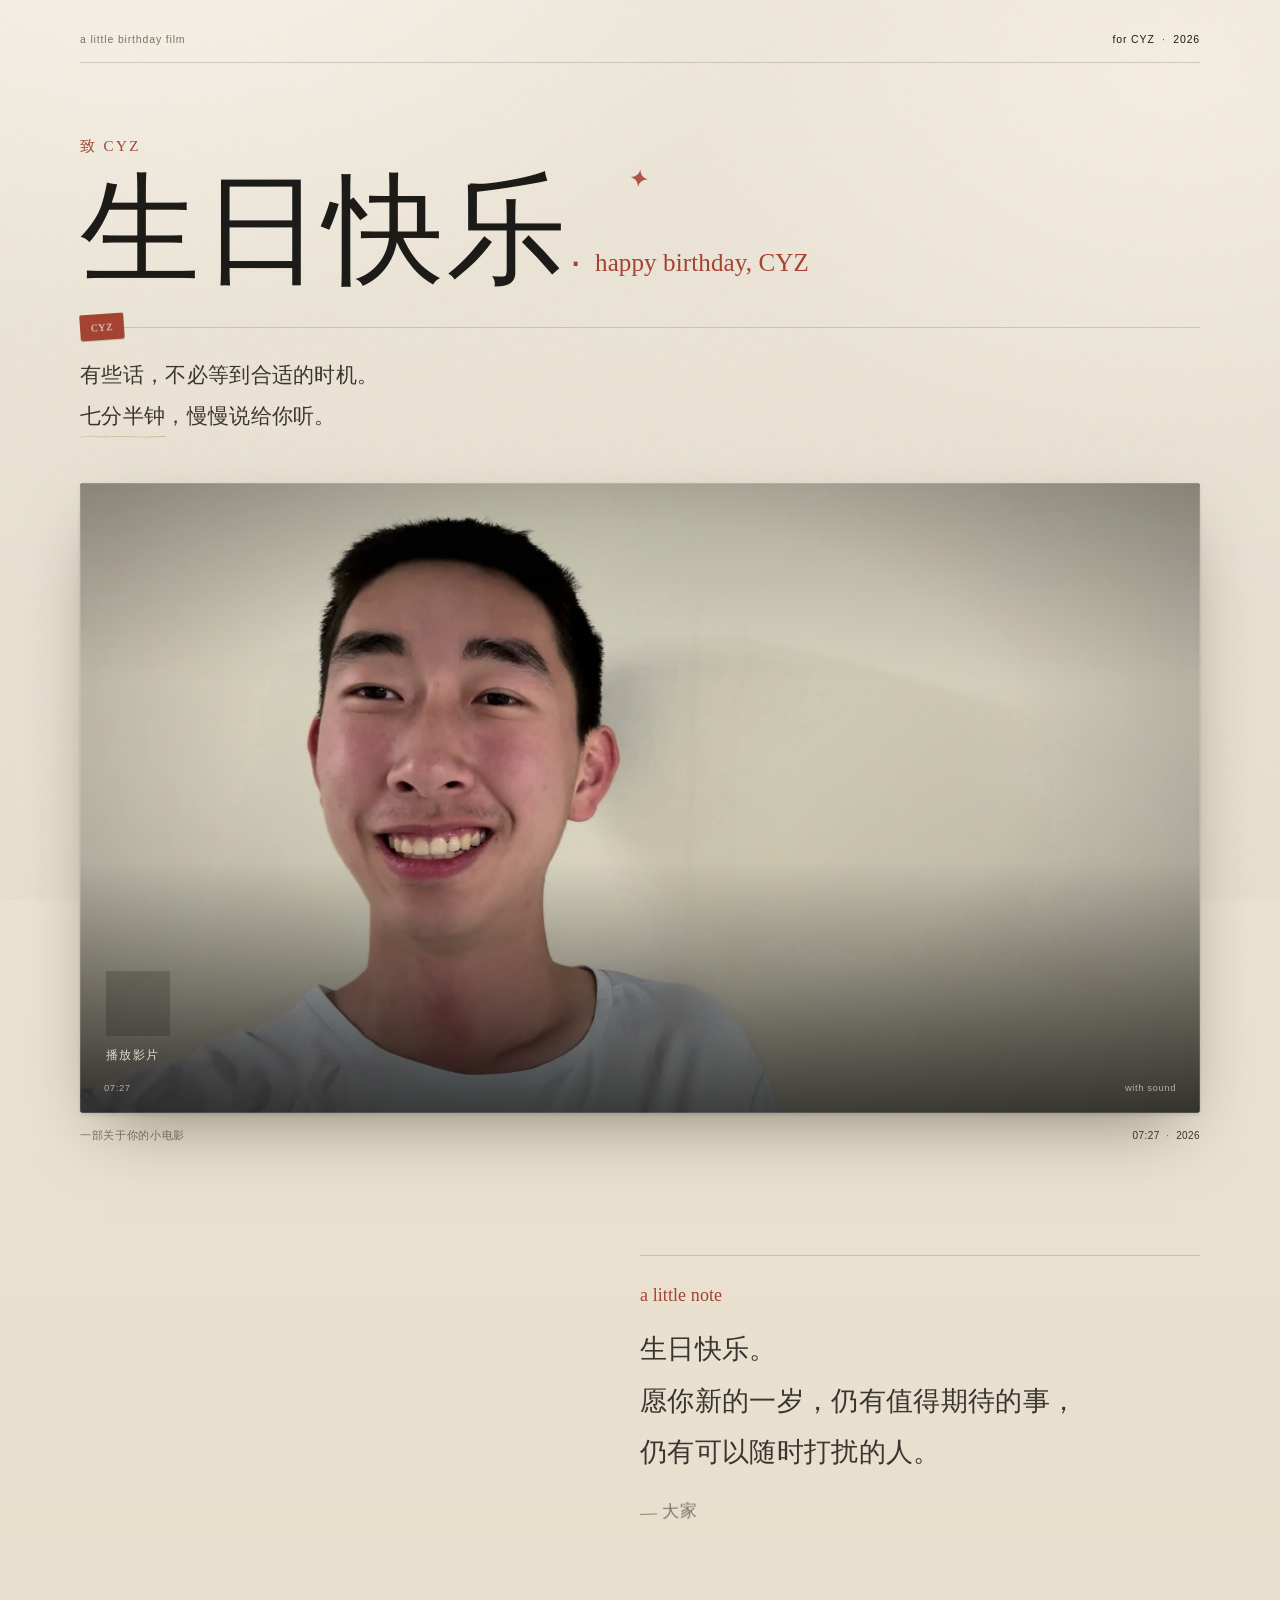
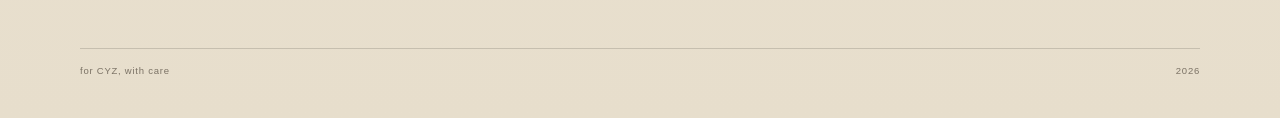
<file: index.html>
<!doctype html>
<html lang="zh-CN">
<head>
  <meta charset="utf-8">
  <meta name="viewport" content="width=device-width, initial-scale=1, viewport-fit=cover">
  <meta name="color-scheme" content="light">
  <meta name="theme-color" content="#eee8dc">
  <meta name="robots" content="noindex, nofollow, noarchive">
  <meta name="description" content="一份给 CYZ 的生日礼物。">
  <title>生日快乐 · CYZ</title>

  <meta property="og:type" content="website">
  <meta property="og:site_name" content="For CYZ">
  <meta property="og:title" content="生日快乐 · CYZ">
  <meta property="og:description" content="有些话，不必等到合适的时机。七分半钟，慢慢说给你听。">
  <meta property="og:url" content="https://gmh06.github.io/a-birthday-film/">
  <meta property="og:image" content="https://gmh06.github.io/a-birthday-film/assets/poster.jpg">
  <meta property="og:image:width" content="1920">
  <meta property="og:image:height" content="1080">
  <meta property="og:image:alt" content="A birthday film for CYZ">
  <meta name="twitter:card" content="summary_large_image">

  <link rel="icon" href="assets/favicon.svg" type="image/svg+xml">
  <link rel="preload" as="image" href="assets/poster.jpg" fetchpriority="high">
  <link rel="stylesheet" href="styles.css">
</head>
<body>
  <div class="grain" aria-hidden="true"></div>

  <main class="page">
    <header class="masthead reveal d1">
      <p class="eyebrow">a little birthday film</p>
      <p class="issue">for CYZ <span class="dot">·</span> 2026</p>
    </header>

    <section class="intro">
      <p class="kicker reveal d2">致 CYZ</p>
      <h1 class="title reveal d3">
        <span class="title-text">生日快乐<span class="stop">.</span></span>
        <svg class="spark" viewBox="0 0 24 24" aria-hidden="true">
          <path d="M12 1.4c.7 6.2 4.4 9.9 10.6 10.6-6.2.7-9.9 4.4-10.6 10.6C11.3 16.4 7.6 12.7 1.4 12 7.6 11.3 11.3 7.6 12 1.4z"/>
        </svg>
      </h1>
      <p class="subtitle reveal d4">happy birthday, CYZ</p>

      <div class="rule reveal d4">
        <span class="seal" aria-hidden="true">CYZ</span>
      </div>

      <p class="lede reveal d5">
        有些话，不必等到合适的时机。<br>
        <span class="highlight">七分半钟</span>，慢慢说给你听。
      </p>
    </section>

    <figure class="film reveal d6" id="film">
      <div class="frame" id="frame">
        <video
          class="player"
          id="player"
          poster="assets/poster.jpg"
          preload="none"
          playsinline
          webkit-playsinline
          aria-label="给 CYZ 的生日祝福影片"
        ></video>

        <button class="cover" id="cover" type="button" aria-label="播放影片">
          <img class="cover-image" src="assets/poster.jpg" alt="" draggable="false" fetchpriority="high">
          <span class="cover-shade" aria-hidden="true"></span>
          <span class="cover-play" aria-hidden="true">
            <svg viewBox="0 0 18 22" role="presentation">
              <path d="M1.5 1.6c0-1.2 1.3-1.9 2.3-1.3l12.4 8.7c.9.6.9 2 0 2.6L3.8 20.3c-1 .7-2.3 0-2.3-1.2V1.6z"/>
            </svg>
          </span>
          <span class="cover-hint" id="coverHint">播放影片</span>
          <span class="cover-meta" aria-hidden="true">
            <span>07:27</span>
            <span>with sound</span>
          </span>
        </button>

        <div class="video-error" id="videoError" hidden>
          影片暂时无法播放。<a href="video/cyz-720.mp4">直接下载</a>
        </div>

        <div class="controls" id="controls">
          <div class="scrub" id="scrub">
            <div class="scrub-track" aria-hidden="true">
              <div class="scrub-buffer" id="buffer"></div>
              <div class="scrub-fill" id="fill"></div>
            </div>
            <span class="scrub-thumb" id="thumb" aria-hidden="true"></span>
            <input
              class="seek"
              id="seek"
              type="range"
              min="0"
              max="1000"
              step="1"
              value="0"
              aria-label="播放进度"
            >
          </div>

          <div class="control-row">
            <button class="ctl" id="playToggle" type="button" aria-label="暂停">
              <svg class="icon-pause" viewBox="0 0 16 16" aria-hidden="true">
                <rect x="3" y="2" width="3.4" height="12" rx="0.6"/>
                <rect x="9.6" y="2" width="3.4" height="12" rx="0.6"/>
              </svg>
              <svg class="icon-play" viewBox="0 0 16 16" aria-hidden="true">
                <path d="M4 2.4c0-.9 1-1.4 1.7-.9l9 5.6c.7.4.7 1.4 0 1.8l-9 5.6c-.7.5-1.7 0-1.7-.9V2.4z"/>
              </svg>
            </button>

            <p class="time" aria-label="播放时间">
              <span id="current">00:00</span><span class="time-sep">/</span><span id="duration">07:27</span>
            </p>

            <span class="spacer" aria-hidden="true"></span>

            <button class="ctl" id="mute" type="button" aria-label="静音">
              <svg class="icon-volume" viewBox="0 0 18 16" aria-hidden="true">
                <path d="M1.5 5.6h2.7L8.4 2c.5-.4 1.2 0 1.2.6v10.8c0 .6-.7 1-1.2.6L4.2 10.4H1.5c-.6 0-1-.4-1-1V6.6c0-.6.4-1 1-1z"/>
                <path d="M12.1 5.3c.9.8 1.4 1.7 1.4 2.7s-.5 1.9-1.4 2.7" fill="none" stroke="currentColor" stroke-width="1.2" stroke-linecap="round"/>
                <path d="M14.4 3c1.4 1.3 2.1 3 2.1 5s-.7 3.7-2.1 5" fill="none" stroke="currentColor" stroke-width="1.2" stroke-linecap="round"/>
              </svg>
              <svg class="icon-muted" viewBox="0 0 18 16" aria-hidden="true">
                <path d="M1.5 5.6h2.7L8.4 2c.5-.4 1.2 0 1.2.6v10.8c0 .6-.7 1-1.2.6L4.2 10.4H1.5c-.6 0-1-.4-1-1V6.6c0-.6.4-1 1-1z"/>
                <path d="M12.2 5.8l4.6 4.4M16.8 5.8l-4.6 4.4" fill="none" stroke="currentColor" stroke-width="1.2" stroke-linecap="round"/>
              </svg>
            </button>

            <button class="ctl" id="fullscreen" type="button" aria-label="全屏">
              <svg class="icon-expand" viewBox="0 0 16 16" aria-hidden="true">
                <path d="M2 6V2h4M10 2h4v4M14 10v4h-4M6 14H2v-4" fill="none" stroke="currentColor" stroke-width="1.3" stroke-linecap="square"/>
              </svg>
              <svg class="icon-collapse" viewBox="0 0 16 16" aria-hidden="true">
                <path d="M6 2v4H2M14 6h-4V2M10 14v-4h4M2 10h4v4" fill="none" stroke="currentColor" stroke-width="1.3" stroke-linecap="square"/>
              </svg>
            </button>
          </div>
        </div>
      </div>

      <figcaption class="caption">
        <span>一部关于你的小电影</span>
        <span class="caption-right">07:27 <span class="dot">·</span> 2026</span>
      </figcaption>
    </figure>

    <section class="letter">
      <p class="letter-kicker">a little note</p>
      <p class="letter-body">
        生日快乐。<br>
        愿你新的一岁，仍有值得期待的事，<br>
        仍有可以随时打扰的人。
      </p>
      <p class="signature">— 大家</p>
    </section>

    <footer class="footer">
      <span>for CYZ, with care</span>
      <span>2026</span>
    </footer>
  </main>

  <script src="app.js"></script>
</body>
</html>
</file>
<file: styles.css>
/* ---------------------------------------------------------
   A Birthday Film — for CYZ
   A quiet, printed-page kind of page.
   --------------------------------------------------------- */

:root {
  --paper: #f1ebdf;
  --paper-light: #f8f3e9;
  --paper-deep: #e4dccb;
  --ink: #1d1b18;
  --ink-soft: #3a352e;
  --muted: #7b7265;
  --line: rgba(29, 27, 24, 0.16);
  --line-soft: rgba(29, 27, 24, 0.09);
  --seal: #a44332;
  --night: #0b0a09;
  --cream: #f5eee2;

  --serif: "Songti SC", "Noto Serif CJK SC", "Source Han Serif SC",
    "STSong", "SimSun", "Times New Roman", serif;
  --kai: "Kaiti SC", "STKaiti", "KaiTi", "TW-Kai", "Noto Serif CJK SC",
    "Songti SC", "SimSun", serif;
  --hand: "Segoe Print", "Bradley Hand", "Marker Felt", "Ink Free",
    "Comic Sans MS", cursive;
  --round: "Yuanti SC", "Hiragino Maru Gothic ProN", "PingFang SC",
    "Microsoft YaHei", "Helvetica Neue", Arial, sans-serif;
  --sans: -apple-system, BlinkMacSystemFont, "Segoe UI", "PingFang SC",
    "Hiragino Sans GB", "Microsoft YaHei", "Helvetica Neue", Arial, sans-serif;
  --mono: "SFMono-Regular", Consolas, "Liberation Mono", "Courier New", monospace;

  --ease: cubic-bezier(0.22, 1, 0.36, 1);
  --page: min(1120px, calc(100% - 96px));
}

*,
*::before,
*::after {
  box-sizing: border-box;
}

html {
  background: #e6dece;
  -webkit-text-size-adjust: 100%;
}

body {
  margin: 0;
  min-height: 100vh;
  color: var(--ink);
  font-family: var(--sans);
  background:
    radial-gradient(1100px 760px at 12% -8%, #fbf7ee 0%, rgba(251, 247, 238, 0) 62%),
    radial-gradient(900px 640px at 92% 4%, #f7f0e3 0%, rgba(247, 240, 227, 0) 58%),
    linear-gradient(180deg, #efe8db 0%, #e7decc 100%);
  min-height: 100svh;
  -webkit-font-smoothing: antialiased;
  -moz-osx-font-smoothing: grayscale;
}

::selection {
  color: var(--cream);
  background: var(--seal);
}

a {
  color: inherit;
}

button {
  font: inherit;
}

.grain {
  position: fixed;
  inset: 0;
  z-index: 1;
  pointer-events: none;
  opacity: 0.28;
  mix-blend-mode: multiply;
  background-image: url("data:image/svg+xml,%3Csvg xmlns='http://www.w3.org/2000/svg' width='220' height='220'%3E%3Cfilter id='n'%3E%3CfeTurbulence type='fractalNoise' baseFrequency='0.82' numOctaves='3' stitchTiles='stitch'/%3E%3C/filter%3E%3Crect width='100%25' height='100%25' filter='url(%23n)' opacity='0.42'/%3E%3C/svg%3E");
  background-size: 220px 220px;
}

.page {
  position: relative;
  z-index: 2;
  width: var(--page);
  margin: 0 auto;
  padding: 34px 0 42px;
}

/* ---------- masthead ---------- */

.masthead {
  display: flex;
  align-items: baseline;
  justify-content: space-between;
  gap: 24px;
  padding-bottom: 17px;
  border-bottom: 1px solid var(--line);
  color: var(--muted);
  font-family: var(--round);
  font-size: 10.5px;
  line-height: 1;
  letter-spacing: 0.08em;
}

.masthead p {
  margin: 0;
}

.issue {
  color: var(--ink);
  white-space: nowrap;
}

.dot {
  padding: 0 0.35em;
  color: var(--seal);
}

/* ---------- intro ---------- */

.intro {
  padding: 76px 0 46px;
}

.kicker {
  margin: 0 0 18px;
  color: var(--seal);
  font-family: var(--kai);
  font-size: 15px;
  font-weight: 500;
  line-height: 1;
  letter-spacing: 0.16em;
}

.title {
  position: relative;
  display: inline-block;
  max-width: 100%;
  margin: 0;
  font-family: var(--kai);
  font-size: clamp(62px, 10vw, 120px);
  font-weight: 500;
  line-height: 0.98;
  letter-spacing: 0.018em;
  text-wrap: balance;
}

.title-text {
  position: relative;
  display: inline-block;
}

.title .stop {
  display: inline-block;
  margin-left: 0.035em;
  color: var(--seal);
  font-family: var(--round);
  font-size: 0.34em;
  font-weight: 400;
  line-height: 1;
  vertical-align: 0.12em;
}

.spark {
  position: absolute;
  top: -0.03em;
  right: -0.55em;
  width: 0.17em;
  height: 0.17em;
  fill: var(--seal);
  opacity: 0.88;
  pointer-events: none;
  transform: rotate(8deg);
}

.subtitle {
  display: inline-block;
  margin: 17px 0 0 0.28em;
  color: var(--seal);
  font-family: var(--hand);
  font-size: clamp(19px, 2.2vw, 25px);
  font-style: normal;
  letter-spacing: 0.005em;
  opacity: 0.9;
  transform: rotate(-1.2deg);
  transform-origin: left center;
}

.rule {
  position: relative;
  height: 1px;
  margin-top: 38px;
  background: var(--line);
}

.seal {
  position: absolute;
  top: -13px;
  left: 0;
  display: grid;
  width: 44px;
  height: 26px;
  place-items: center;
  color: #f8f1e5;
  background: var(--seal);
  border-radius: 1px 3px 2px 4px / 3px 1px 4px 2px;
  box-shadow: 0 1px 0 rgba(0, 0, 0, 0.14);
  font-family: var(--kai);
  font-size: 10px;
  letter-spacing: 0.06em;
  transform: rotate(-4deg);
  transform-origin: 50% 50%;
}

.lede {
  margin: 27px 0 0;
  color: var(--ink-soft);
  font-family: var(--kai);
  font-size: clamp(18px, 2.1vw, 21px);
  line-height: 1.95;
  letter-spacing: 0.015em;
}

.highlight {
  position: relative;
  display: inline-block;
}

.highlight::before {
  position: absolute;
  right: -0.02em;
  bottom: -0.07em;
  left: -0.02em;
  height: 0.17em;
  background: url("data:image/svg+xml,%3Csvg xmlns='http://www.w3.org/2000/svg' viewBox='0 0 120 8' preserveAspectRatio='none'%3E%3Cpath d='M1 5.2c15-3.6 25 1.7 40-.5 15-2.2 21-1 35 .4 16 1.6 27-1.7 43-.6' fill='none' stroke='%23b77b3e' stroke-width='1.7' stroke-linecap='round' opacity='.62'/%3E%3C/svg%3E") center / 100% 100% no-repeat;
  content: "";
  opacity: 0.8;
}

/* ---------- film ---------- */

.film {
  margin: 0;
}

.frame {
  position: relative;
  aspect-ratio: 16 / 9;
  overflow: hidden;
  background: var(--night);
  border-radius: 4px;
  box-shadow:
    0 28px 70px -24px rgba(44, 34, 20, 0.5),
    0 2px 4px rgba(44, 34, 20, 0.12);
  isolation: isolate;
}

.frame::after {
  content: "";
  position: absolute;
  inset: 0;
  z-index: 6;
  pointer-events: none;
  box-shadow: inset 0 0 0 1px rgba(255, 255, 255, 0.13);
}

@supports not (aspect-ratio: 16 / 9) {
  .frame::before {
    content: "";
    display: block;
    padding-top: 56.25%;
  }

  .player {
    position: absolute;
    inset: 0;
  }

  .frame:fullscreen::before {
    display: none;
  }
}

.player {
  display: block;
  width: 100%;
  height: 100%;
  object-fit: cover;
  background: var(--night);
}

/* ---------- cover ---------- */

.cover {
  position: absolute;
  inset: 0;
  z-index: 3;
  display: flex;
  flex-direction: column;
  align-items: flex-start;
  justify-content: flex-end;
  gap: 13px;
  width: 100%;
  height: 100%;
  margin: 0;
  padding: 0 26px 52px;
  overflow: hidden;
  color: var(--cream);
  background: var(--night);
  border: 0;
  cursor: pointer;
  transition:
    opacity 0.8s var(--ease),
    visibility 0.8s var(--ease);
}

.cover:focus-visible {
  outline: 2px solid var(--cream);
  outline-offset: -6px;
}

.cover.is-hidden {
  visibility: hidden;
  opacity: 0;
  pointer-events: none;
}

.cover-image {
  position: absolute;
  inset: 0;
  z-index: 0;
  width: 100%;
  height: 100%;
  object-fit: cover;
  filter: saturate(1.03) contrast(1.02) brightness(1.02);
  transform: scale(1.015);
  transition: transform 1.8s var(--ease), filter 0.8s ease;
}

.cover:hover .cover-image {
  filter: saturate(1.06) contrast(1.02) brightness(1.04);
  transform: scale(1.045);
}

.cover-shade {
  position: absolute;
  inset: 0;
  z-index: 1;
  background:
    radial-gradient(ellipse at 50% 44%, rgba(10, 9, 8, 0) 0%, rgba(10, 9, 8, 0.06) 48%, rgba(10, 9, 8, 0.34) 100%),
    linear-gradient(180deg, rgba(10, 9, 8, 0.18) 0%, rgba(10, 9, 8, 0.01) 32%, rgba(10, 9, 8, 0.06) 60%, rgba(10, 9, 8, 0.7) 100%);
}

.cover-play {
  position: relative;
  z-index: 2;
  display: grid;
  width: 64px;
  height: 64px;
  place-items: center;
  border: 1px solid rgba(245, 238, 226, 0.58);
  border-radius: 50%;
  background: rgba(10, 9, 8, 0.18);
  -webkit-backdrop-filter: blur(7px);
  backdrop-filter: blur(7px);
  transition:
    transform 0.55s var(--ease),
    background 0.3s ease,
    border-color 0.3s ease;
}

.cover:hover .cover-play {
  border-color: rgba(245, 238, 226, 0.95);
  background: rgba(10, 9, 8, 0.32);
  transform: scale(1.06);
}

.cover-play svg {
  width: 17px;
  height: 21px;
  margin-left: 4px;
  fill: var(--cream);
}

.cover.is-loading {
  cursor: progress;
}

.cover.is-loading .cover-play svg {
  opacity: 0;
}

.cover.is-loading .cover-play::after {
  content: "";
  width: 17px;
  height: 17px;
  border: 1px solid rgba(245, 238, 226, 0.42);
  border-top-color: var(--cream);
  border-radius: 50%;
  animation: spin 0.9s linear infinite;
}

@keyframes spin {
  to {
    transform: rotate(360deg);
  }
}

.cover-hint {
  position: relative;
  z-index: 2;
  color: rgba(245, 238, 226, 0.88);
  font-family: var(--kai);
  font-size: 12px;
  line-height: 1;
  letter-spacing: 0.12em;
}

.cover-meta {
  position: absolute;
  right: 24px;
  bottom: 20px;
  left: 24px;
  z-index: 2;
  display: flex;
  justify-content: space-between;
  color: rgba(245, 238, 226, 0.64);
  font-family: var(--round);
  font-size: 9.5px;
  line-height: 1;
  letter-spacing: 0.06em;
}

/* ---------- controls ---------- */

.controls {
  position: absolute;
  right: 0;
  bottom: 0;
  left: 0;
  z-index: 5;
  padding: 44px 22px 15px;
  color: var(--cream);
  background: linear-gradient(180deg, rgba(8, 7, 6, 0) 0%, rgba(8, 7, 6, 0.74) 58%, rgba(8, 7, 6, 0.88) 100%);
  opacity: 0;
  visibility: hidden;
  pointer-events: none;
  transition:
    opacity 0.35s ease,
    visibility 0.35s ease;
}

.frame.is-started .controls {
  opacity: 1;
  visibility: visible;
  pointer-events: auto;
}

.frame.is-playing.is-idle .controls {
  opacity: 0;
  visibility: hidden;
  pointer-events: none;
}

.scrub {
  position: relative;
  height: 20px;
  cursor: pointer;
}

.scrub-track {
  position: absolute;
  top: 9px;
  right: 0;
  left: 0;
  height: 2px;
  overflow: hidden;
  border-radius: 2px;
  background: rgba(245, 238, 226, 0.24);
}

.scrub-buffer,
.scrub-fill {
  position: absolute;
  top: 0;
  left: 0;
  height: 100%;
  width: 0;
  border-radius: inherit;
}

.scrub-buffer {
  background: rgba(245, 238, 226, 0.34);
}

.scrub-fill {
  background: var(--cream);
}

.scrub-thumb {
  position: absolute;
  top: 50%;
  left: calc(var(--p, 0) * 100%);
  width: 9px;
  height: 9px;
  margin: -4.5px 0 0 -4.5px;
  border-radius: 50%;
  background: var(--cream);
  opacity: 0;
  pointer-events: none;
  transition: opacity 0.2s ease;
}

.scrub:hover .scrub-thumb,
.scrub:focus-within .scrub-thumb {
  opacity: 1;
}

.seek {
  position: absolute;
  inset: 0;
  width: 100%;
  height: 100%;
  margin: 0;
  opacity: 0;
  cursor: pointer;
  -webkit-appearance: none;
  appearance: none;
}

.scrub:focus-within .scrub-track {
  box-shadow: 0 0 0 3px rgba(245, 238, 226, 0.22);
}

.control-row {
  display: flex;
  align-items: center;
  gap: 13px;
  margin-top: 1px;
}

.ctl {
  display: grid;
  width: 32px;
  height: 32px;
  flex: 0 0 32px;
  place-items: center;
  margin: 0;
  padding: 0;
  color: var(--cream);
  background: transparent;
  border: 0;
  border-radius: 50%;
  cursor: pointer;
  opacity: 0.76;
  transition:
    opacity 0.2s ease,
    background 0.2s ease;
}

.ctl:hover {
  background: rgba(245, 238, 226, 0.1);
  opacity: 1;
}

.ctl:focus-visible {
  outline: 1px solid var(--cream);
  outline-offset: 2px;
  opacity: 1;
}

.ctl svg {
  display: none;
  width: 17px;
  height: 17px;
  fill: currentColor;
}

#playToggle .icon-play {
  display: block;
  width: 15px;
  height: 15px;
}

.frame.is-playing #playToggle .icon-play {
  display: none;
}

.frame.is-playing #playToggle .icon-pause {
  display: block;
  width: 14px;
  height: 14px;
}

#mute .icon-volume {
  display: block;
}

.frame.is-muted #mute .icon-volume {
  display: none;
}

.frame.is-muted #mute .icon-muted {
  display: block;
}

#fullscreen .icon-expand {
  display: block;
}

.frame.is-fullscreen #fullscreen .icon-expand {
  display: none;
}

.frame.is-fullscreen #fullscreen .icon-collapse {
  display: block;
}

.time {
  display: flex;
  align-items: center;
  gap: 0.45em;
  margin: 0;
  color: rgba(245, 238, 226, 0.7);
  font-family: var(--round);
  font-size: 10px;
  line-height: 1;
  letter-spacing: 0.04em;
  font-variant-numeric: tabular-nums;
  white-space: nowrap;
}

.time-sep {
  opacity: 0.5;
}

.spacer {
  flex: 1 1 auto;
}

/* ---------- video error ---------- */

.video-error {
  position: absolute;
  top: 50%;
  left: 50%;
  z-index: 8;
  width: min(340px, calc(100% - 40px));
  padding: 16px 20px;
  color: var(--ink);
  background: rgba(248, 243, 233, 0.95);
  font-size: 13px;
  line-height: 1.7;
  text-align: center;
  transform: translate(-50%, -50%);
}

.video-error a {
  text-decoration: underline;
  text-underline-offset: 3px;
}

/* ---------- caption ---------- */

.caption {
  display: flex;
  align-items: baseline;
  justify-content: space-between;
  gap: 24px;
  padding: 14px 0 0;
  color: var(--muted);
  font-family: var(--round);
  font-size: 10px;
  line-height: 1.5;
  letter-spacing: 0.04em;
}

.caption > span:first-child {
  font-family: var(--kai);
  font-size: 11px;
  letter-spacing: 0.06em;
}

.caption-right {
  color: var(--ink-soft);
  white-space: nowrap;
}

/* ---------- letter ---------- */

.letter {
  width: min(560px, 100%);
  margin: 112px 0 0 auto;
  padding-top: 30px;
  border-top: 1px solid var(--line);
}

.letter-kicker {
  margin: 0;
  color: var(--seal);
  font-family: var(--hand);
  font-size: 18px;
  line-height: 1;
  letter-spacing: 0.005em;
}

.letter-body {
  margin: 20px 0 0;
  color: var(--ink-soft);
  font-family: var(--kai);
  font-size: clamp(21px, 2.4vw, 27px);
  line-height: 1.9;
  letter-spacing: 0.012em;
}

.signature {
  display: inline-block;
  margin: 23px 0 0;
  color: var(--muted);
  font-family: var(--kai);
  font-size: 17px;
  letter-spacing: 0.03em;
  transform: rotate(-2deg);
  transform-origin: left center;
}

/* ---------- footer ---------- */

.footer {
  display: flex;
  align-items: baseline;
  justify-content: space-between;
  gap: 24px;
  margin-top: 124px;
  padding-top: 17px;
  border-top: 1px solid var(--line);
  color: var(--muted);
  font-family: var(--round);
  font-size: 9.5px;
  line-height: 1;
  letter-spacing: 0.08em;
}

/* ---------- fullscreen ---------- */

.frame:fullscreen {
  width: 100%;
  height: 100%;
  aspect-ratio: auto;
  background: #000;
  border-radius: 0;
}

.frame:fullscreen .player {
  object-fit: contain;
}

.frame:fullscreen .cover-image {
  object-fit: contain;
  background: #000;
}

.frame:-webkit-full-screen {
  width: 100%;
  height: 100%;
  aspect-ratio: auto;
  background: #000;
  border-radius: 0;
}

.frame:-webkit-full-screen .player {
  object-fit: contain;
}

.frame:fullscreen::backdrop {
  background: #000;
}

/* ---------- reveal ---------- */

.reveal {
  opacity: 0;
  transform: translateY(14px);
  animation: reveal 1.05s var(--ease) forwards;
}

.d1 { animation-delay: 0.04s; }
.d2 { animation-delay: 0.12s; }
.d3 { animation-delay: 0.19s; }
.d4 { animation-delay: 0.29s; }
.d5 { animation-delay: 0.39s; }
.d6 { animation-delay: 0.5s; }

@keyframes reveal {
  to {
    opacity: 1;
    transform: translateY(0);
  }
}

/* ---------- responsive ---------- */

@media (max-width: 720px) {
  :root {
    --page: calc(100% - 36px);
  }

  .page {
    padding-top: 20px;
    padding-bottom: 28px;
  }

  .masthead {
    gap: 14px;
    padding-bottom: 13px;
    font-size: 9.5px;
    letter-spacing: 0.06em;
  }

  .intro {
    padding: 55px 0 30px;
  }

  .kicker {
    margin-bottom: 16px;
    font-size: 13px;
    letter-spacing: 0.12em;
  }

  .title {
    font-size: clamp(50px, 15.5vw, 76px);
  }

  .subtitle {
    margin-top: 14px;
    margin-left: 0;
    font-size: 17px;
  }

  .rule {
    margin-top: 30px;
  }

  .seal {
    top: -12px;
    width: 40px;
    height: 24px;
    font-size: 9px;
  }

  .lede {
    margin-top: 22px;
    font-size: 17px;
    line-height: 1.9;
  }

  .cover {
    gap: 10px;
    padding: 0 14px 42px;
  }

  .cover-play {
    width: 52px;
    height: 52px;
  }

  .cover-play svg {
    width: 12px;
    height: 16px;
  }

  .cover-hint {
    font-size: 11px;
    letter-spacing: 0.08em;
  }

  .cover-meta {
    right: 13px;
    bottom: 12px;
    left: 13px;
    font-size: 8.5px;
    letter-spacing: 0.04em;
  }

  .controls {
    padding: 32px 12px 9px;
  }

  .control-row {
    gap: 7px;
  }

  .ctl {
    width: 30px;
    height: 30px;
    flex-basis: 30px;
  }

  .time {
    font-size: 9px;
  }

  .caption {
    gap: 12px;
    padding-top: 11px;
    font-size: 9px;
    letter-spacing: 0.03em;
  }

  .caption > span:first-child {
    font-size: 10px;
  }

  .letter {
    margin-top: 76px;
    padding-top: 24px;
  }

  .letter-kicker {
    font-size: 17px;
  }

  .letter-body {
    margin-top: 17px;
    font-size: 21px;
    line-height: 1.9;
  }

  .signature {
    margin-top: 19px;
    font-size: 16px;
  }

  .footer {
    margin-top: 82px;
    padding-top: 14px;
    font-size: 9px;
    letter-spacing: 0.06em;
  }
}

@media (max-width: 520px) {
  .title .stop,
  .spark {
    display: none;
  }
}

@media (max-width: 380px) {
  .time #duration,
  .time-sep {
    display: none;
  }

  .title {
    font-size: 48px;
  }
}

/* ---------- preferences ---------- */

@media (prefers-reduced-motion: reduce) {
  .reveal {
    opacity: 1;
    transform: none;
    animation: none;
  }

  .cover,
  .cover-image,
  .cover-play,
  .controls,
  .ctl,
  .scrub-thumb {
    transition-duration: 0.01ms;
  }
}
</file>
